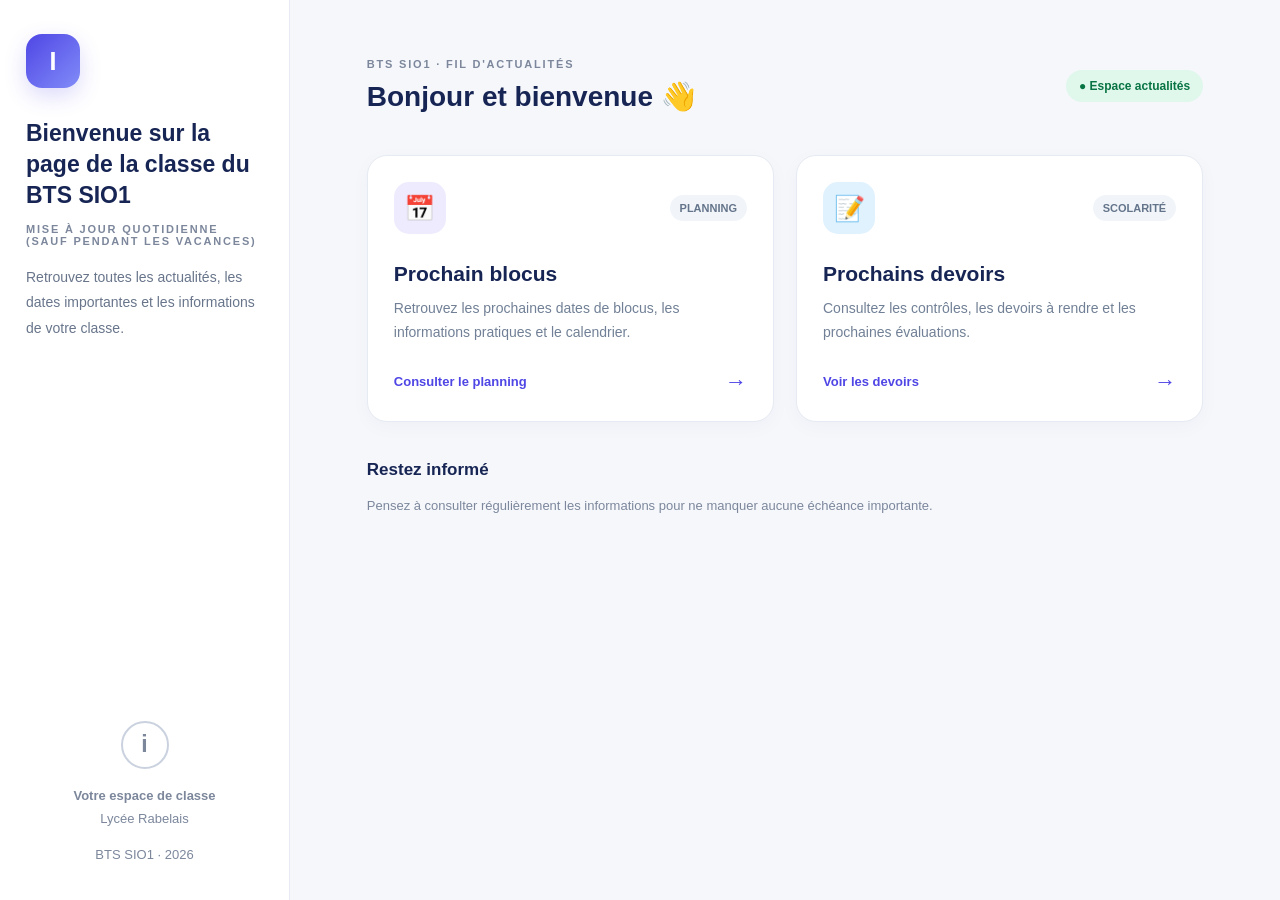
<file: index.html>
<!DOCTYPE html>
<html lang="fr">
<head>
  <meta charset="UTF-8">
  <meta name="viewport" content="width=device-width, initial-scale=1.0">
  <title>BTS SIO1 — Actualités</title>

  <style>
    :root {
      --bg: #f5f7fb;
      --card: #ffffff;
      --navy: #172554;
      --blue: #4f46e5;
      --muted: #7c879c;
      --border: #e6eaf2;
    }

    * {
      box-sizing: border-box;
      margin: 0;
      padding: 0;
    }

    body {
      font-family: Inter, "Segoe UI", Arial, sans-serif;
      background: var(--bg);
      color: #18233d;
      min-height: 100vh;
    }

    .layout {
      display: grid;
      grid-template-columns: 290px minmax(0, 1fr);
      min-height: 100vh;
    }

    /* Barre latérale */
    .sidebar {
      background: #fff;
      border-right: 1px solid var(--border);
      padding: 34px 26px;
      display: flex;
      flex-direction: column;
    }

    .logo {
      width: 54px;
      height: 54px;
      border-radius: 16px;
      background: linear-gradient(135deg, #4f46e5, #818cf8);
      color: white;
      display: grid;
      place-items: center;
      font-size: 25px;
      font-weight: 800;
      box-shadow: 0 8px 22px #4f46e533;
      margin-bottom: 30px;
    }

    .sidebar h1 {
      font-size: 23px;
      line-height: 1.35;
      color: var(--navy);
      margin-bottom: 12px;
    }

    .eyebrow {
      color: var(--muted);
      font-size: 11px;
      font-weight: 700;
      letter-spacing: 1.8px;
      text-transform: uppercase;
    }

    .description {
      font-size: 14px;
      color: #68758b;
      line-height: 1.8;
      margin-top: 18px;
    }

    .sidebar-footer {
      margin-top: auto;
      padding-top: 55px;
      text-align: center;
      color: var(--muted);
      font-size: 13px;
      line-height: 1.8;
    }

    .info-icon {
      width: 48px;
      height: 48px;
      border: 2px solid #cbd2df;
      border-radius: 50%;
      display: grid;
      place-items: center;
      margin: 0 auto 15px;
      font-size: 23px;
      font-weight: 700;
    }

    /* Contenu */
    main {
      padding: 58px clamp(24px, 6vw, 90px);
      max-width: 1250px;
      width: 100%;
    }

    .topbar {
      display: flex;
      justify-content: space-between;
      align-items: center;
      gap: 20px;
      margin-bottom: 42px;
    }

    .topbar h2 {
      color: var(--navy);
      font-size: 28px;
      margin-top: 10px;
    }

    .status {
      padding: 9px 13px;
      background: #e0f7ec;
      color: #087443;
      border-radius: 30px;
      font-size: 12px;
      font-weight: 700;
      white-space: nowrap;
    }

    .feed {
      display: grid;
      grid-template-columns: repeat(2, minmax(0, 1fr));
      gap: 22px;
    }

    .news-card {
      position: relative;
      display: block;
      min-height: 240px;
      overflow: hidden;
      background: var(--card);
      border: 1px solid var(--border);
      border-radius: 20px;
      padding: 26px;
      text-decoration: none;
      color: inherit;
      box-shadow: 0 5px 20px #17255408;
      transition: transform .2s ease, box-shadow .2s ease,
                  border-color .2s ease;
    }

    .news-card:hover {
      transform: translateY(-5px);
      border-color: #a5b4fc;
      box-shadow: 0 16px 35px #17255412;
    }

    .card-top {
      display: flex;
      align-items: center;
      justify-content: space-between;
      margin-bottom: 28px;
    }

    .card-icon {
      width: 52px;
      height: 52px;
      border-radius: 15px;
      display: grid;
      place-items: center;
      font-size: 25px;
    }

    .purple {
      background: #eeebff;
    }

    .blue {
      background: #e0f2fe;
    }

    .tag {
      background: #f1f5f9;
      color: #64748b;
      border-radius: 30px;
      padding: 7px 10px;
      font-size: 11px;
      font-weight: 700;
    }

    .news-card h3 {
      font-size: 21px;
      color: var(--navy);
      margin-bottom: 11px;
    }

    .news-card p {
      font-size: 14px;
      color: #718096;
      line-height: 1.7;
    }

    .card-bottom {
      display: flex;
      align-items: center;
      justify-content: space-between;
      margin-top: 24px;
      color: var(--blue);
      font-size: 13px;
      font-weight: 700;
    }

    .arrow {
      font-size: 22px;
      transition: transform .2s;
    }

    .news-card:hover .arrow {
      transform: translateX(5px);
    }

    .section-title {
      margin-top: 38px;
      margin-bottom: 15px;
      color: var(--navy);
      font-size: 17px;
    }

    .hint {
      color: var(--muted);
      font-size: 13px;
      line-height: 1.7;
    }

    @media (max-width: 800px) {
      .layout {
        grid-template-columns: 1fr;
      }

      .sidebar {
        padding: 22px;
        border-right: none;
        border-bottom: 1px solid var(--border);
      }

      .logo {
        margin-bottom: 18px;
      }

      .sidebar h1 {
        font-size: 21px;
      }

      .sidebar-footer {
        display: none;
      }

      main {
        padding: 30px 20px;
      }

      .feed {
        grid-template-columns: 1fr;
      }

      .topbar {
        align-items: flex-start;
        flex-direction: column;
      }

      .topbar h2 {
        font-size: 25px;
      }
    }
  </style>
</head>

<body>
  <div class="layout">

    <aside class="sidebar">
      <div class="logo">I</div>

      <h1>Bienvenue sur la page de la classe du BTS SIO1</h1>

      <p class="eyebrow">Mise à jour quotidienne (sauf pendant les vacances)</p>

      <p class="description">
        Retrouvez toutes les actualités, les dates importantes
        et les informations de votre classe.
      </p>

      <div class="sidebar-footer">
        <div class="info-icon">i</div>
        <strong>Votre espace de classe</strong>
        <p>Lycée Rabelais</p>
        <p style="margin-top: 12px">BTS SIO1 · 2026</p>
      </div>
    </aside>

    <main>
      <header class="topbar">
        <div>
          <p class="eyebrow">BTS SIO1 · Fil d'actualités</p>
          <h2>Bonjour et bienvenue 👋</h2>
        </div>
        <span class="status">● Espace actualités</span>
      </header>

      <section class="feed" aria-label="Actualités de la classe">

        <a class="news-card"
           href="http://localhost/blocus.html"
           target="_blank"
           rel="noopener noreferrer">
          <div class="card-top">
            <div class="card-icon purple">📅</div>
            <span class="tag">PLANNING</span>
          </div>
          <h3>Prochain blocus</h3>
          <p>
            Retrouvez les prochaines dates de blocus,
            les informations pratiques et le calendrier.
          </p>
          <div class="card-bottom">
            <span>Consulter le planning</span>
            <span class="arrow">→</span>
          </div>
        </a>
        <a class="news-card"
           href="http://localhost/devoir.html"
           target="_blank"
           rel="noopener noreferrer">
          <div class="card-top">
            <div class="card-icon blue">📝</div>
            <span class="tag">SCOLARITÉ</span>
          </div>
          <h3>Prochains devoirs</h3>
          <p>
            Consultez les contrôles, les devoirs à rendre
            et les prochaines évaluations.
          </p>
          <div class="card-bottom">
            <span>Voir les devoirs</span>
            <span class="arrow">→</span>
          </div>
        </a>
      </section>
      <h3 class="section-title">Restez informé</h3>
      <p class="hint">
        Pensez à consulter régulièrement les informations
        pour ne manquer aucune échéance importante.
      </p>
    </main>
  </div>
</body>
</html>
</file>
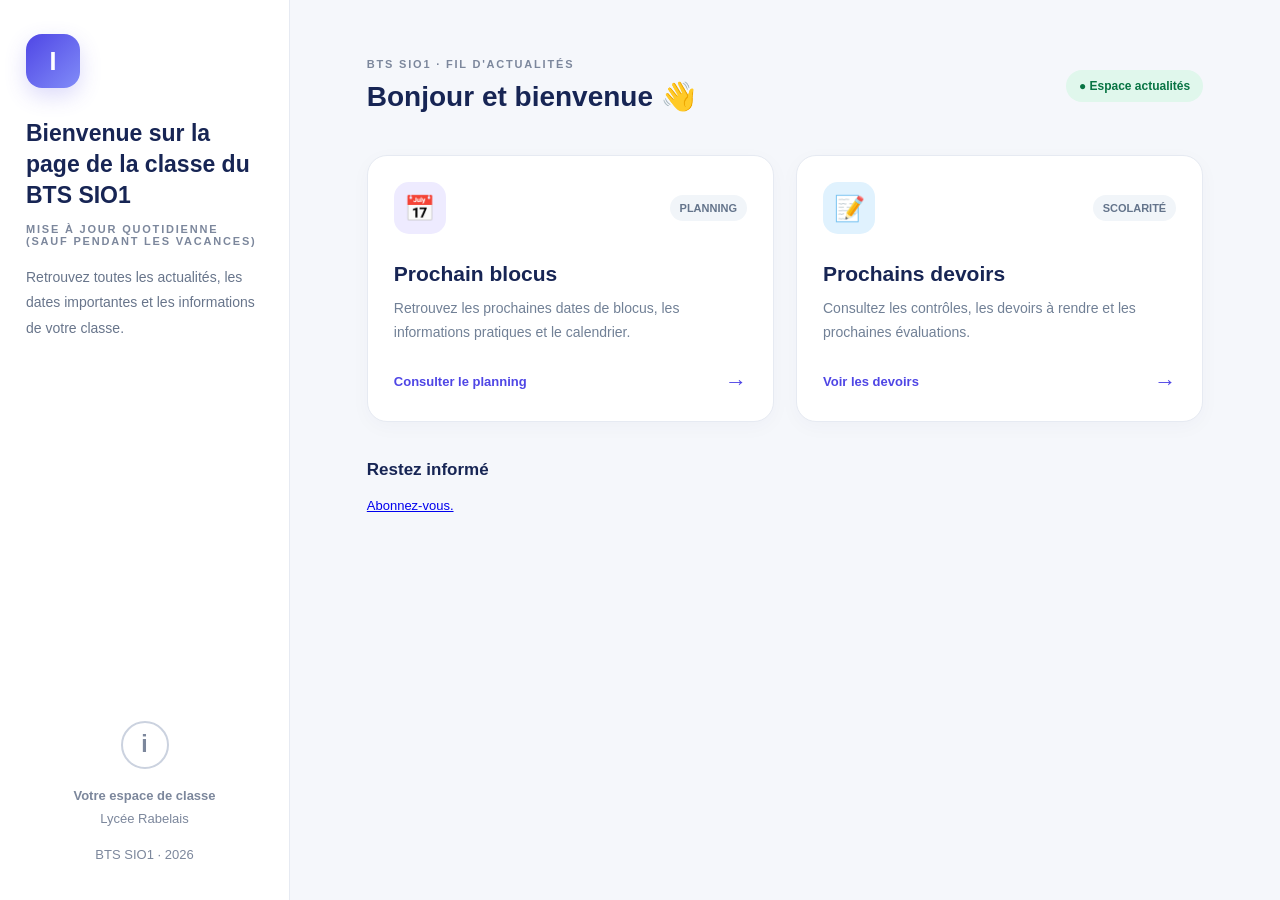
<file: rss/index.html>
<!DOCTYPE html>
<html lang="fr">
<head>
  <meta charset="UTF-8">
  <meta name="viewport" content="width=device-width, initial-scale=1.0">
  <title>BTS SIO1 — Actualités</title>
  <link rel="stylesheet" type="text/css" href="style.css"/>
</head>

<body>
  <div class="layout">

    <aside class="sidebar">
      <div class="logo">I</div>

      <h1>Bienvenue sur la page de la classe du BTS SIO1</h1>

      <p class="eyebrow">Mise à jour quotidienne (sauf pendant les vacances)</p>

      <p class="description">
        Retrouvez toutes les actualités, les dates importantes
        et les informations de votre classe.
      </p>

      <div class="sidebar-footer">
        <div class="info-icon">i</div>
        <strong>Votre espace de classe</strong>
        <p>Lycée Rabelais</p>
        <p style="margin-top: 12px">BTS SIO1 · 2026</p>
      </div>
    </aside>

    <main>
      <header class="topbar">
        <div>
          <p class="eyebrow">BTS SIO1 · Fil d'actualités</p>
          <h2>Bonjour et bienvenue 👋</h2>
        </div>
        <span class="status">● Espace actualités</span>
      </header>

      <section class="feed" aria-label="Actualités de la classe">

        <a class="news-card"
           href="http://localhost/blocus.html"
           target="_blank"
           rel="noopener noreferrer">
          <div class="card-top">
            <div class="card-icon purple">📅</div>
            <span class="tag">PLANNING</span>
          </div>
          <h3>Prochain blocus</h3>
          <p>
            Retrouvez les prochaines dates de blocus,
            les informations pratiques et le calendrier.
          </p>
          <div class="card-bottom">
            <span>Consulter le planning</span>
            <span class="arrow">→</span>
          </div>
        </a>
        <a class="news-card"
           href="http://localhost/devoir.html"
           target="_blank"
           rel="noopener noreferrer">
          <div class="card-top">
            <div class="card-icon blue">📝</div>
            <span class="tag">SCOLARITÉ</span>
          </div>
          <h3>Prochains devoirs</h3>
          <p>
            Consultez les contrôles, les devoirs à rendre
            et les prochaines évaluations.
          </p>
          <div class="card-bottom">
            <span>Voir les devoirs</span>
            <span class="arrow">→</span>
          </div>
        </a>
      </section>
      <h3 class="section-title">Restez informé</h3>
      <p class="hint">
        <a href="http://localhost/rss/sio.rss">Abonnez-vous.</a>
      </p>
    </main>
  </div>
</body>
</html>
</file>
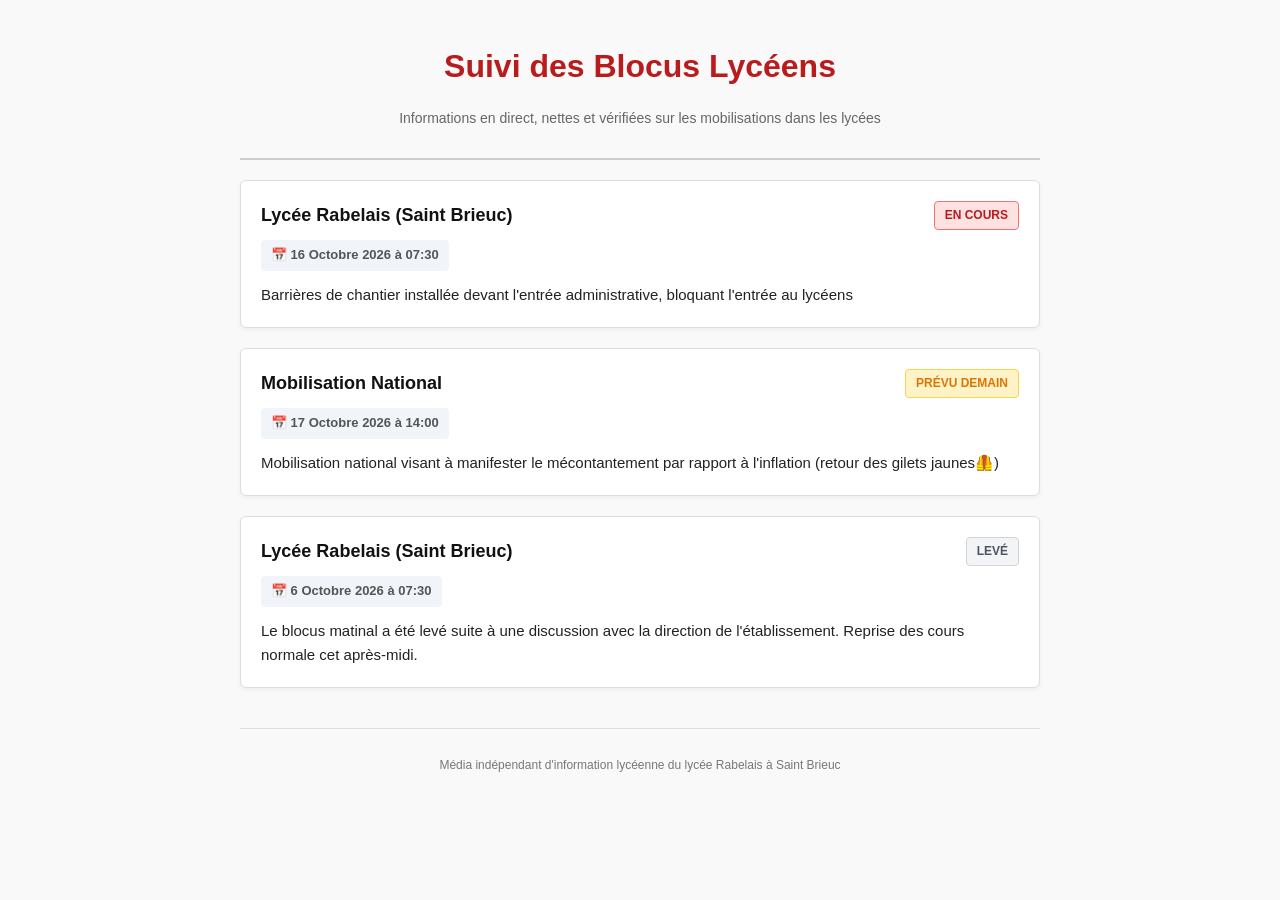
<file: blocus.html>
<!DOCTYPE html>
<html lang="fr">
<head>
    <meta charset="UTF-8">
    <meta name="viewport" content="width=device-width, initial-scale=1.0">
    <title>Actualités - Blocus Lycées</title>
    <style>
        /* Styles de base simples et propres */
        body {
            font-family: Arial, sans-serif;
            line-height: 1.6;
            color: #333;
            max-width: 800px;
            margin: 0 auto;
            padding: 20px;
            background-color: #f9f9f9;
        }
        header {
            border-bottom: 2px solid #ccc;
            padding-bottom: 15px;
            margin-bottom: 20px;
            text-align: center;
        }
        h1 {
            color: #b91c1c;
            margin-bottom: 5px;
        }
        .subtitle {
            color: #666;
            font-size: 14px;
        }
        /* Style des articles / flash infos */
        .article {
            background: #fff;
            border: 1px solid #ddd;
            border-radius: 6px;
            padding: 20px;
            margin-bottom: 20px;
            box-shadow: 0 2px 4px rgba(0,0,0,0.05);
        }
        .article-header {
            display: flex;
            justify-content: space-between;
            align-items: center;
            margin-bottom: 10px;
            flex-wrap: wrap;
            gap: 10px;
        }
        .school-name {
            font-size: 18px;
            font-weight: bold;
            color: #111;
        }
        /* Badges de statut */
        .badge {
            padding: 4px 10px;
            border-radius: 4px;
            font-size: 12px;
            font-weight: bold;
            text-transform: uppercase;
        }
        .badge-encours {
            background-color: #fee2e2;
            color: #b91c1c;
            border: 1px solid #f87171;
        }
        .badge-leve {
            background-color: #f3f4f6;
            color: #4b5563;
            border: 1px solid #d1d5db;
        }
        .badge-prevu {
            background-color: #fef3c7;
            color: #d97706;
            border: 1px solid #fcd34d;
        }
        /* Date claire et précise */
        .date-info {
            font-size: 13px;
            color: #555;
            font-weight: bold;
            margin-bottom: 12px;
            display: block;
            background: #f1f5f9;
            padding: 5px 10px;
            border-radius: 4px;
            width: fit-content;
        }
        .content {
            font-size: 15px;
            color: #222;
        }
        footer {
            text-align: center;
            margin-top: 40px;
            font-size: 12px;
            color: #777;
            border-top: 1px solid #ddd;
            padding-top: 15px;
        }
    </style>
</head>
<body>

    <header>
        <h1>Suivi des Blocus Lycéens</h1>
        <p class="subtitle">Informations en direct, nettes et vérifiées sur les mobilisations dans les lycées</p>
    </header>

    <main>
        <!-- Article 1 : Blocus en cours -->
        <div class="article">
            <div class="article-header">
                <span class="school-name">Lycée Rabelais (Saint Brieuc)</span>
                <span class="badge badge-encours">En cours</span>
            </div>
            <span class="date-info">📅 16 Octobre 2026 à 07:30</span>
            <div class="content">
                Barrières de chantier installée devant l'entrée administrative, bloquant l'entrée au lycéens 
            </div>
        </div>

        <!-- Article 2 : Blocus prévu -->
        <div class="article">
            <div class="article-header">
                <span class="school-name">Mobilisation National</span>
                <span class="badge badge-prevu">Prévu demain</span>
            </div>
            <span class="date-info">📅 17 Octobre 2026 à 14:00</span>
            <div class="content">
                Mobilisation national visant à manifester le mécontantement par rapport à l'inflation (retour des gilets jaunes🦺)  
            </div>
        </div>

        <!-- Article 3 : Blocus levé -->
        <div class="article">
            <div class="article-header">
                <span class="school-name">Lycée Rabelais (Saint Brieuc)</span>
                <span class="badge badge-leve">Levé</span>
            </div>
            <span class="date-info">📅 6 Octobre 2026 à 07:30</span>
            <div class="content">
                Le blocus matinal a été levé suite à une discussion avec la direction de l'établissement. Reprise des cours normale cet après-midi.
            </div>
        </div>
    </main>

    <footer>
        <p>Média indépendant d'information lycéenne du lycée Rabelais à Saint Brieuc</p>
    </footer>

</body>
</html>
</file>
<file: rss/style.css>
:root {
      --bg: #f5f7fb;
      --card: #ffffff;
      --navy: #172554;
      --blue: #4f46e5;
      --muted: #7c879c;
      --border: #e6eaf2;
    }

    * {
      box-sizing: border-box;
      margin: 0;
      padding: 0;
    }

    body {
      font-family: Inter, "Segoe UI", Arial, sans-serif;
      background: var(--bg);
      color: #18233d;
      min-height: 100vh;
    }

    .layout {
      display: grid;
      grid-template-columns: 290px minmax(0, 1fr);
      min-height: 100vh;
    }

    /* Barre latérale */
    .sidebar {
      background: #fff;
      border-right: 1px solid var(--border);
      padding: 34px 26px;
      display: flex;
      flex-direction: column;
    }

    .logo {
      width: 54px;
      height: 54px;
      border-radius: 16px;
      background: linear-gradient(135deg, #4f46e5, #818cf8);
      color: white;
      display: grid;
      place-items: center;
      font-size: 25px;
      font-weight: 800;
      box-shadow: 0 8px 22px #4f46e533;
      margin-bottom: 30px;
    }

    .sidebar h1 {
      font-size: 23px;
      line-height: 1.35;
      color: var(--navy);
      margin-bottom: 12px;
    }

    .eyebrow {
      color: var(--muted);
      font-size: 11px;
      font-weight: 700;
      letter-spacing: 1.8px;
      text-transform: uppercase;
    }

    .description {
      font-size: 14px;
      color: #68758b;
      line-height: 1.8;
      margin-top: 18px;
    }

    .sidebar-footer {
      margin-top: auto;
      padding-top: 55px;
      text-align: center;
      color: var(--muted);
      font-size: 13px;
      line-height: 1.8;
    }

    .info-icon {
      width: 48px;
      height: 48px;
      border: 2px solid #cbd2df;
      border-radius: 50%;
      display: grid;
      place-items: center;
      margin: 0 auto 15px;
      font-size: 23px;
      font-weight: 700;
    }

    /* Contenu */
    main {
      padding: 58px clamp(24px, 6vw, 90px);
      max-width: 1250px;
      width: 100%;
    }

    .topbar {
      display: flex;
      justify-content: space-between;
      align-items: center;
      gap: 20px;
      margin-bottom: 42px;
    }

    .topbar h2 {
      color: var(--navy);
      font-size: 28px;
      margin-top: 10px;
    }

    .status {
      padding: 9px 13px;
      background: #e0f7ec;
      color: #087443;
      border-radius: 30px;
      font-size: 12px;
      font-weight: 700;
      white-space: nowrap;
    }

    .feed {
      display: grid;
      grid-template-columns: repeat(2, minmax(0, 1fr));
      gap: 22px;
    }

    .news-card {
      position: relative;
      display: block;
      min-height: 240px;
      overflow: hidden;
      background: var(--card);
      border: 1px solid var(--border);
      border-radius: 20px;
      padding: 26px;
      text-decoration: none;
      color: inherit;
      box-shadow: 0 5px 20px #17255408;
      transition: transform .2s ease, box-shadow .2s ease,
                  border-color .2s ease;
    }

    .news-card:hover {
      transform: translateY(-5px);
      border-color: #a5b4fc;
      box-shadow: 0 16px 35px #17255412;
    }

    .card-top {
      display: flex;
      align-items: center;
      justify-content: space-between;
      margin-bottom: 28px;
    }

    .card-icon {
      width: 52px;
      height: 52px;
      border-radius: 15px;
      display: grid;
      place-items: center;
      font-size: 25px;
    }

    .purple {
      background: #eeebff;
    }

    .blue {
      background: #e0f2fe;
    }

    .tag {
      background: #f1f5f9;
      color: #64748b;
      border-radius: 30px;
      padding: 7px 10px;
      font-size: 11px;
      font-weight: 700;
    }

    .news-card h3 {
      font-size: 21px;
      color: var(--navy);
      margin-bottom: 11px;
    }

    .news-card p {
      font-size: 14px;
      color: #718096;
      line-height: 1.7;
    }

    .card-bottom {
      display: flex;
      align-items: center;
      justify-content: space-between;
      margin-top: 24px;
      color: var(--blue);
      font-size: 13px;
      font-weight: 700;
    }

    .arrow {
      font-size: 22px;
      transition: transform .2s;
    }

    .news-card:hover .arrow {
      transform: translateX(5px);
    }

    .section-title {
      margin-top: 38px;
      margin-bottom: 15px;
      color: var(--navy);
      font-size: 17px;
    }

    .hint {
      color: var(--muted);
      font-size: 13px;
      line-height: 1.7;
    }

    @media (max-width: 800px) {
      .layout {
        grid-template-columns: 1fr;
      }

      .sidebar {
        padding: 22px;
        border-right: none;
        border-bottom: 1px solid var(--border);
      }

      .logo {
        margin-bottom: 18px;
      }

      .sidebar h1 {
        font-size: 21px;
      }

      .sidebar-footer {
        display: none;
      }

      main {
        padding: 30px 20px;
      }

      .feed {
        grid-template-columns: 1fr;
      }

      .topbar {
        align-items: flex-start;
        flex-direction: column;
      }

      .topbar h2 {
        font-size: 25px;
      }
    }
</file>
